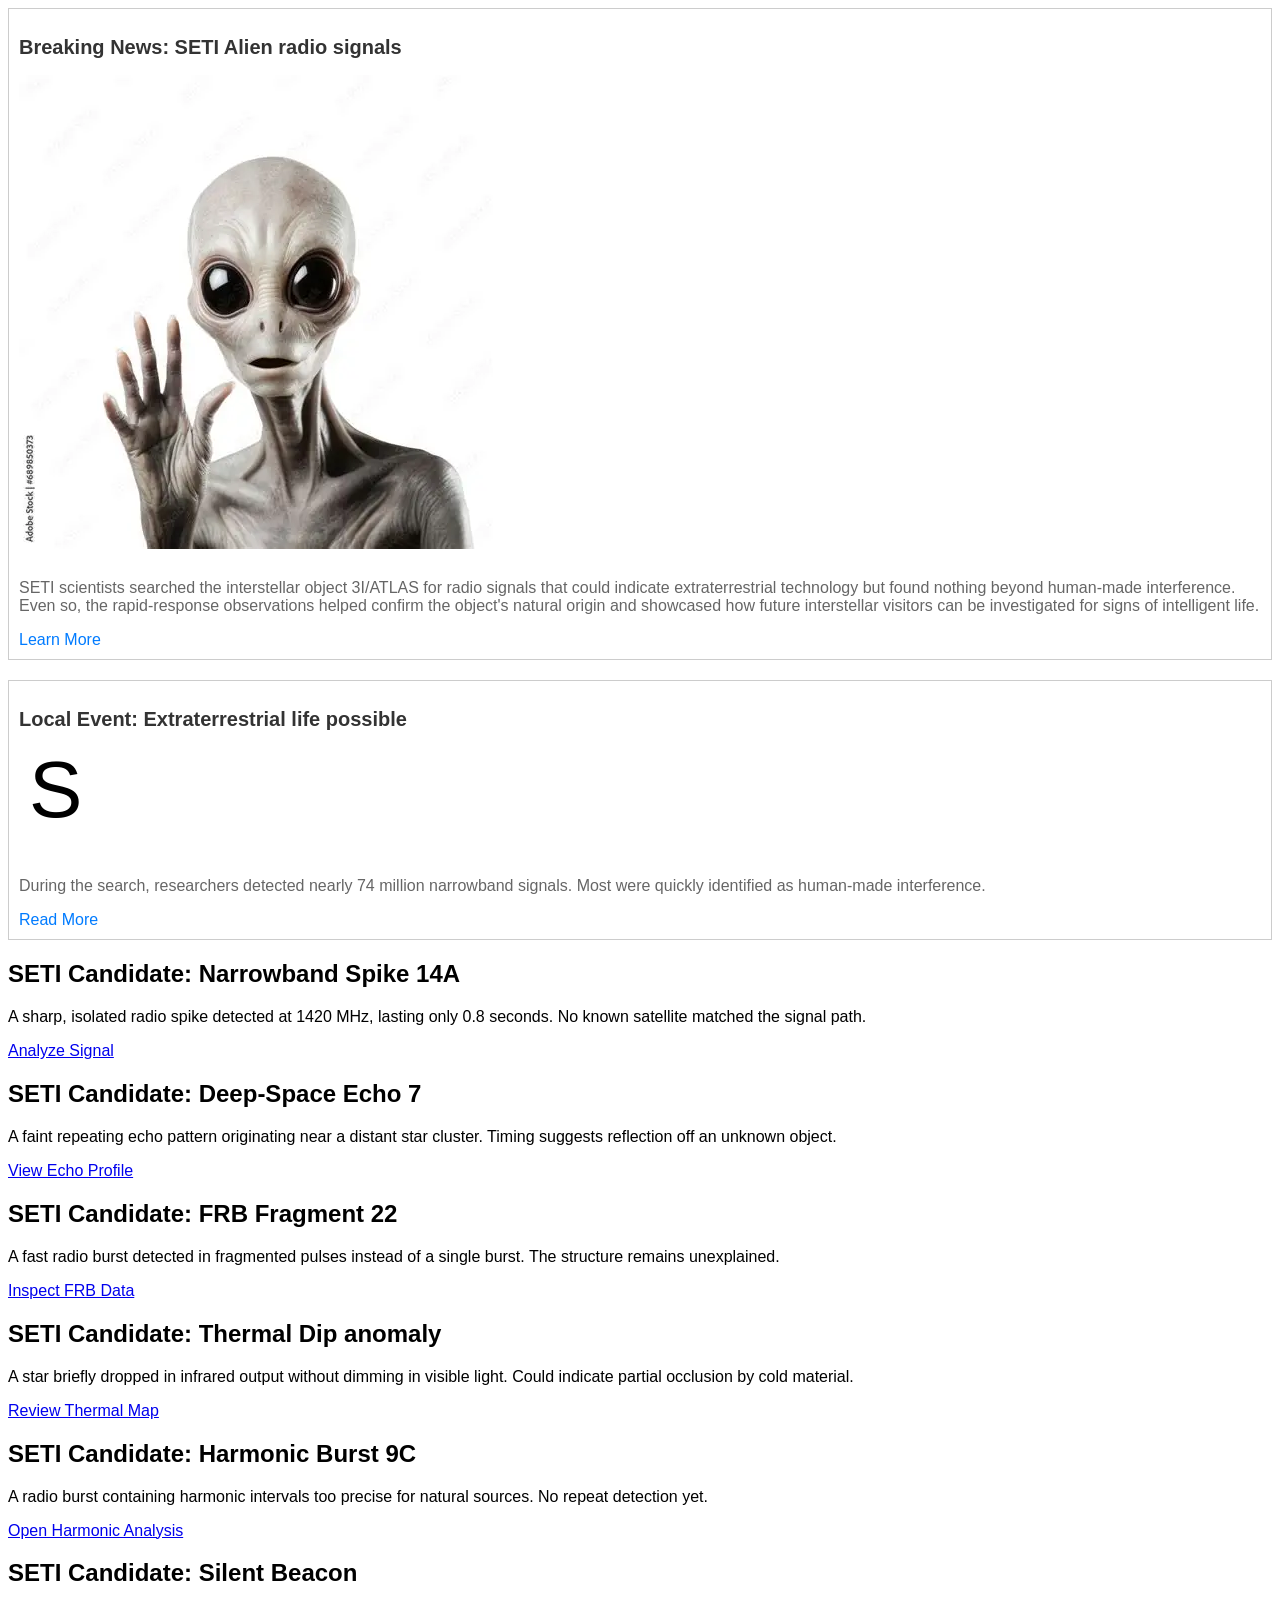
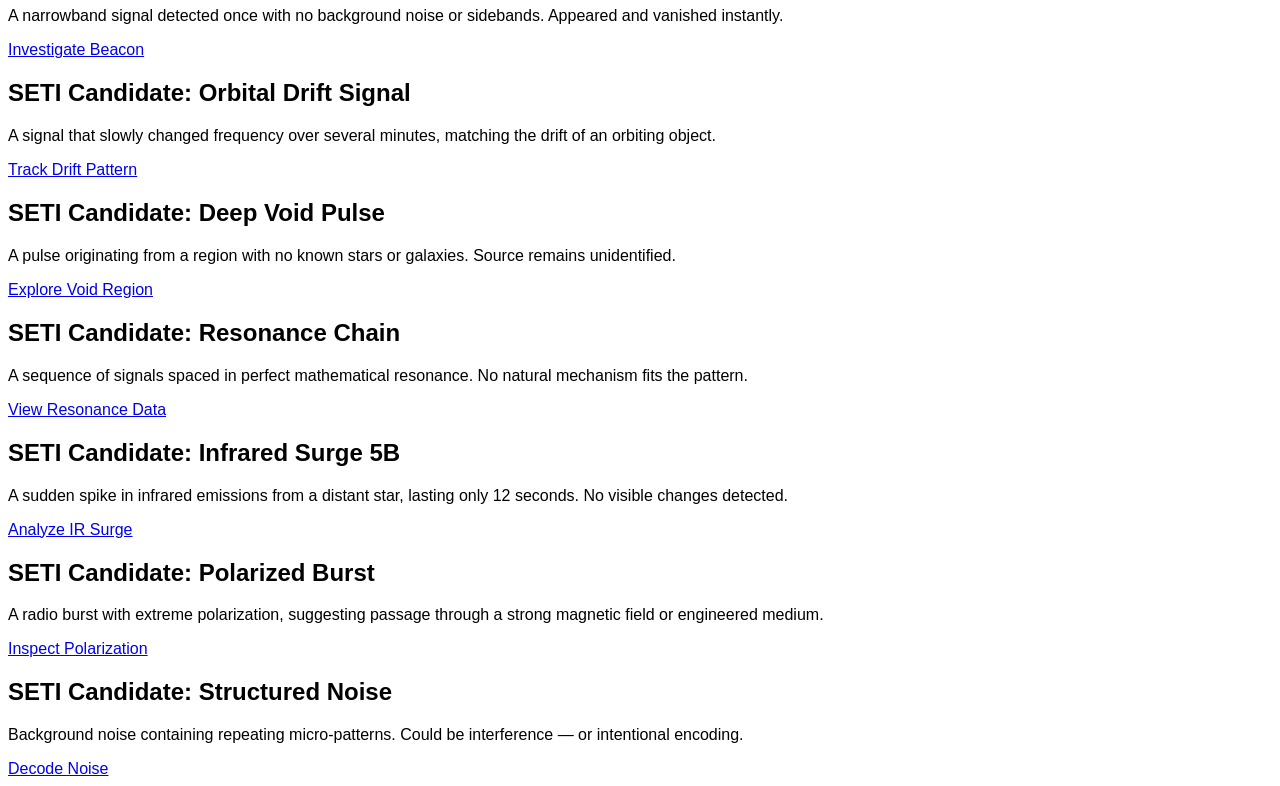
<file: index.html>
<!DOCTYPE html>
<html lang="en">
 
<head>
  <meta charset="UTF-8">
  <meta name="viewport" content="width=device-width, initial-scale=1.0">
  <title>News Feed - Alien discoveries</title>
 <link rel="stylesheet" href="body.css">
  <style>
    .news-item {
      border: 1px solid #ccc;
      padding: 10px;
      margin-bottom: 20px;
    }
 
    .news-item h2 {
      font-size: 20px;
      color: #333;
    }
 
    .news-item img {
      max-width: 100%;
      height: auto;
      margin-bottom: 10px;
    }
 
    .news-item p {
      font-size: 16px;
      color: #666;
    }
 
    .news-item a {
      color: #007bff;
      text-decoration: none;
    }
  </style>
</head>
 
<body>
  <article class="news-item">
    <h2>Breaking News: SETI Alien radio signals</h2>
    <img src="alien.webp" alt="News Image">
    <p>SETI scientists searched the interstellar object 3I/ATLAS for radio signals that could indicate extraterrestrial technology but found nothing beyond human-made interference. Even so, the rapid-response observations helped confirm the object's natural origin and showcased how future interstellar visitors can be investigated for signs of intelligent life.</p>
    <a href="/learn/type-2-civilization.html">Learn More</a>
  </article>
  <article class="news-item">
    <h2>Local Event: Extraterrestrial life possible</h2>
    <img src="seti.svg" alt="SETI Image">
    <p>During the search, researchers detected nearly 74 million narrowband signals. Most were quickly identified as human-made interference.</p>
    <a href="/learn/extraterrestrial.html">Read More</a>
  </article>
 <div class="card">
  <h2>SETI Candidate: Narrowband Spike 14A</h2>
  <p>A sharp, isolated radio spike detected at 1420 MHz, lasting only 0.8 seconds. No known satellite matched the signal path.</p>
  <a href="/learn/narrowband-14A.html">Analyze Signal</a>
</div>

<div class="card">
  <h2>SETI Candidate: Deep-Space Echo 7</h2>
  <p>A faint repeating echo pattern originating near a distant star cluster. Timing suggests reflection off an unknown object.</p>
  <a href="/learn/echo-7.html">View Echo Profile</a>
</div>

<div class="card">
  <h2>SETI Candidate: FRB Fragment 22</h2>
  <p>A fast radio burst detected in fragmented pulses instead of a single burst. The structure remains unexplained.</p>
  <a href="/learn/frb-22.html">Inspect FRB Data</a>
</div>

<div class="card">
  <h2>SETI Candidate: Thermal Dip anomaly</h2>
  <p>A star briefly dropped in infrared output without dimming in visible light. Could indicate partial occlusion by cold material.</p>
  <a href="/learn/thermal-dip.html">Review Thermal Map</a>
</div>

<div class="card">
  <h2>SETI Candidate: Harmonic Burst 9C</h2>
  <p>A radio burst containing harmonic intervals too precise for natural sources. No repeat detection yet.</p>
  <a href="/learn/harmonic-9C.html">Open Harmonic Analysis</a>
</div>

<div class="card">
  <h2>SETI Candidate: Silent Beacon</h2>
  <p>A narrowband signal detected once with no background noise or sidebands. Appeared and vanished instantly.</p>
  <a href="/learn/silent-beacon.html">Investigate Beacon</a>
</div>

<div class="card">
  <h2>SETI Candidate: Orbital Drift Signal</h2>
  <p>A signal that slowly changed frequency over several minutes, matching the drift of an orbiting object.</p>
  <a href="/learn/orbital-drift.html">Track Drift Pattern</a>
</div>

<div class="card">
  <h2>SETI Candidate: Deep Void Pulse</h2>
  <p>A pulse originating from a region with no known stars or galaxies. Source remains unidentified.</p>
  <a href="/learn/void-pulse.html">Explore Void Region</a>
</div>

<div class="card">
  <h2>SETI Candidate: Resonance Chain</h2>
  <p>A sequence of signals spaced in perfect mathematical resonance. No natural mechanism fits the pattern.</p>
  <a href="/learn/resonance-chain.html">View Resonance Data</a>
</div>

<div class="card">
  <h2>SETI Candidate: Infrared Surge 5B</h2>
  <p>A sudden spike in infrared emissions from a distant star, lasting only 12 seconds. No visible changes detected.</p>
  <a href="/learn/infrared-5B.html">Analyze IR Surge</a>
</div>

<div class="card">
  <h2>SETI Candidate: Polarized Burst</h2>
  <p>A radio burst with extreme polarization, suggesting passage through a strong magnetic field or engineered medium.</p>
  <a href="/learn/polarized-burst.html">Inspect Polarization</a>
</div>

<div class="card">
  <h2>SETI Candidate: Structured Noise</h2>
  <p>Background noise containing repeating micro-patterns. Could be interference — or intentional encoding.</p>
  <a href="/learn/structured-noise.html">Decode Noise</a>
</div>

</body>
 
</html>
</file>
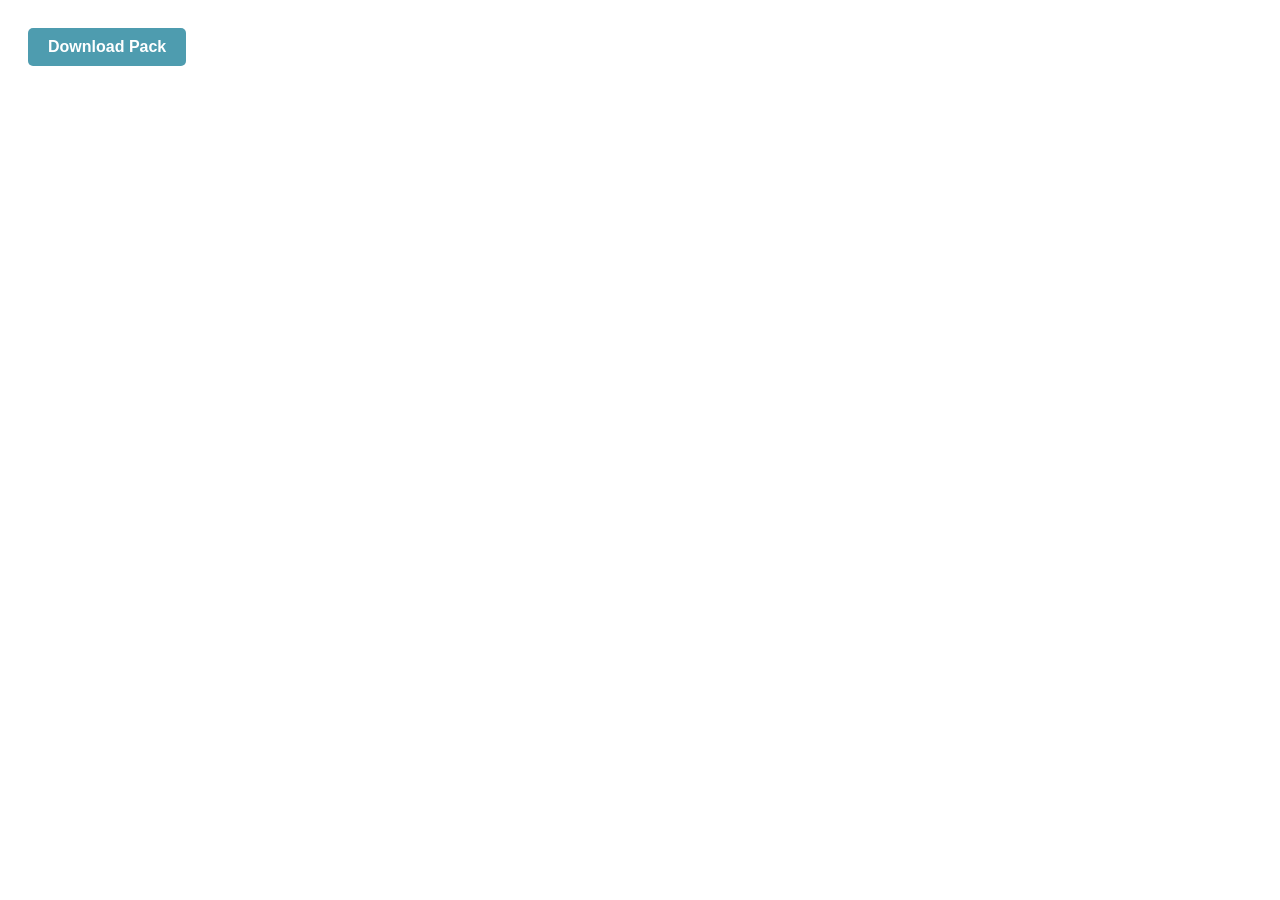
<file: learn/universe-glitches/index.html>
<!DOCTYPE html>
<html lang="en">
<head>
  <meta charset="UTF-8">
  <title>Download the pack</title>

  <style>
    body {
      font-family: sans-serif;
      padding: 20px;
    }

    .btn-link {
      display: inline-block;
      padding: 10px 20px;
      background-color: #4E9CAF;
      color: white;
      text-decoration: none;
      border-radius: 5px;
      font-weight: bold;
      transition: background-color 0.3s ease;
    }

    .btn-link:hover,
    .btn-link:focus {
      background-color: #3b7a8f;
    }
  </style>
</head>

<body>
  <a href="/src/glitches.html" download class="btn-link" role="button">
    Download Pack
  </a>
</body>
</html>
</file>
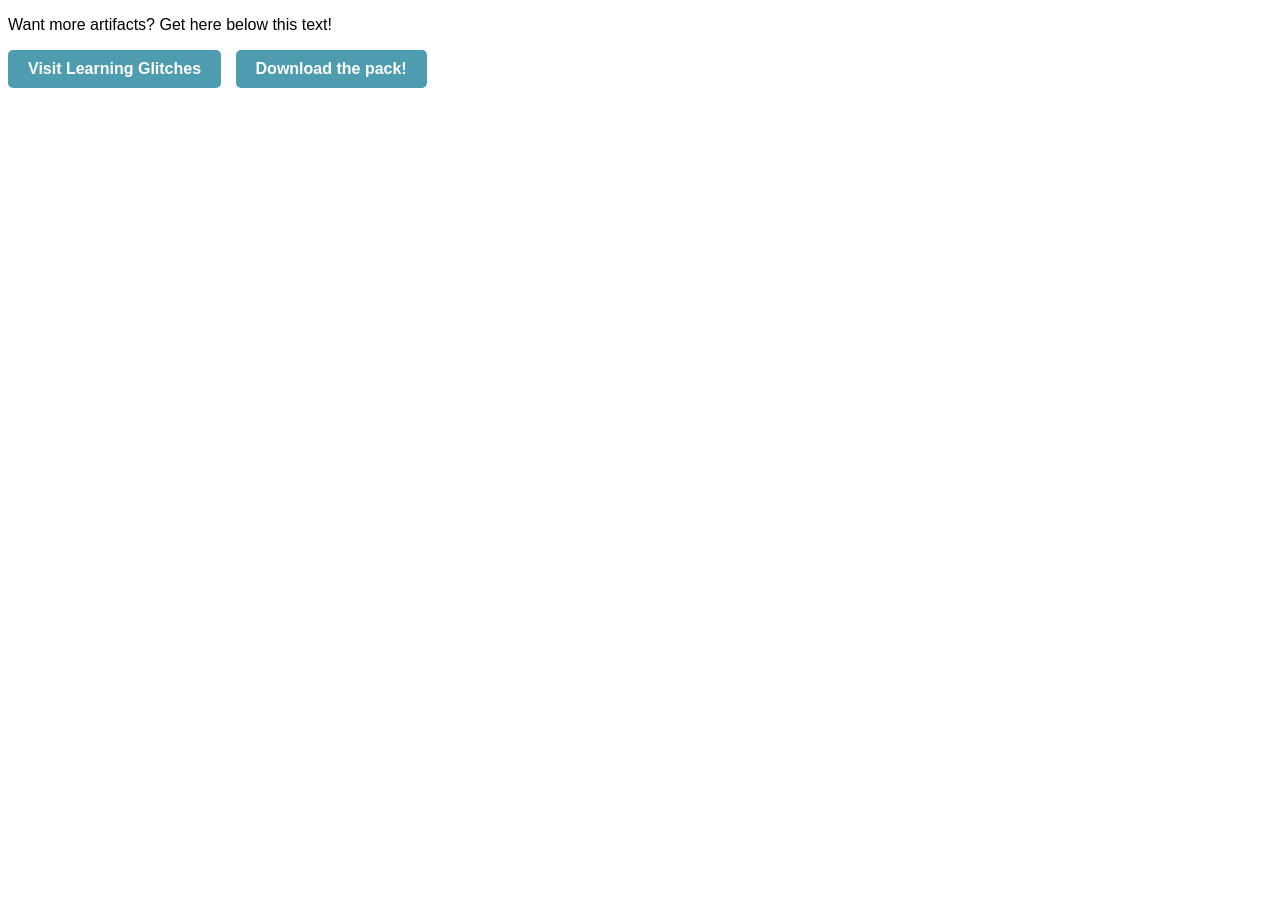
<file: artifact.html>
<!DOCTYPE html>
<html lang="en">
<head>
  <meta charset="UTF-8">
  <style>
    body {
      font-family: sans-serif;
    }

    .btn-link {
      display: inline-block;
      padding: 10px 20px;
      background-color: #4E9CAF;
      color: white;
      text-decoration: none;
      border-radius: 5px;
      font-weight: bold;
      transition: background-color 0.3s ease;
      margin-right: 10px;
    }

    .btn-link:hover,
    .btn-link:focus {
      background-color: #3b7a8f;
    }
  </style>
</head>

<body>
  <p>Want more artifacts? Get here below this text!</p>

  <a href="https://alien-discoveries.github.io/learn/universe-glitches.html"
     class="btn-link" role="button">
     Visit Learning Glitches
  </a>

  <a href="https://alien-discoveries.github.io/learn/universe-glitches/index.html"
     class="btn-link" role="button">
     Download the pack!
  </a>
</body>
</html>
</file>
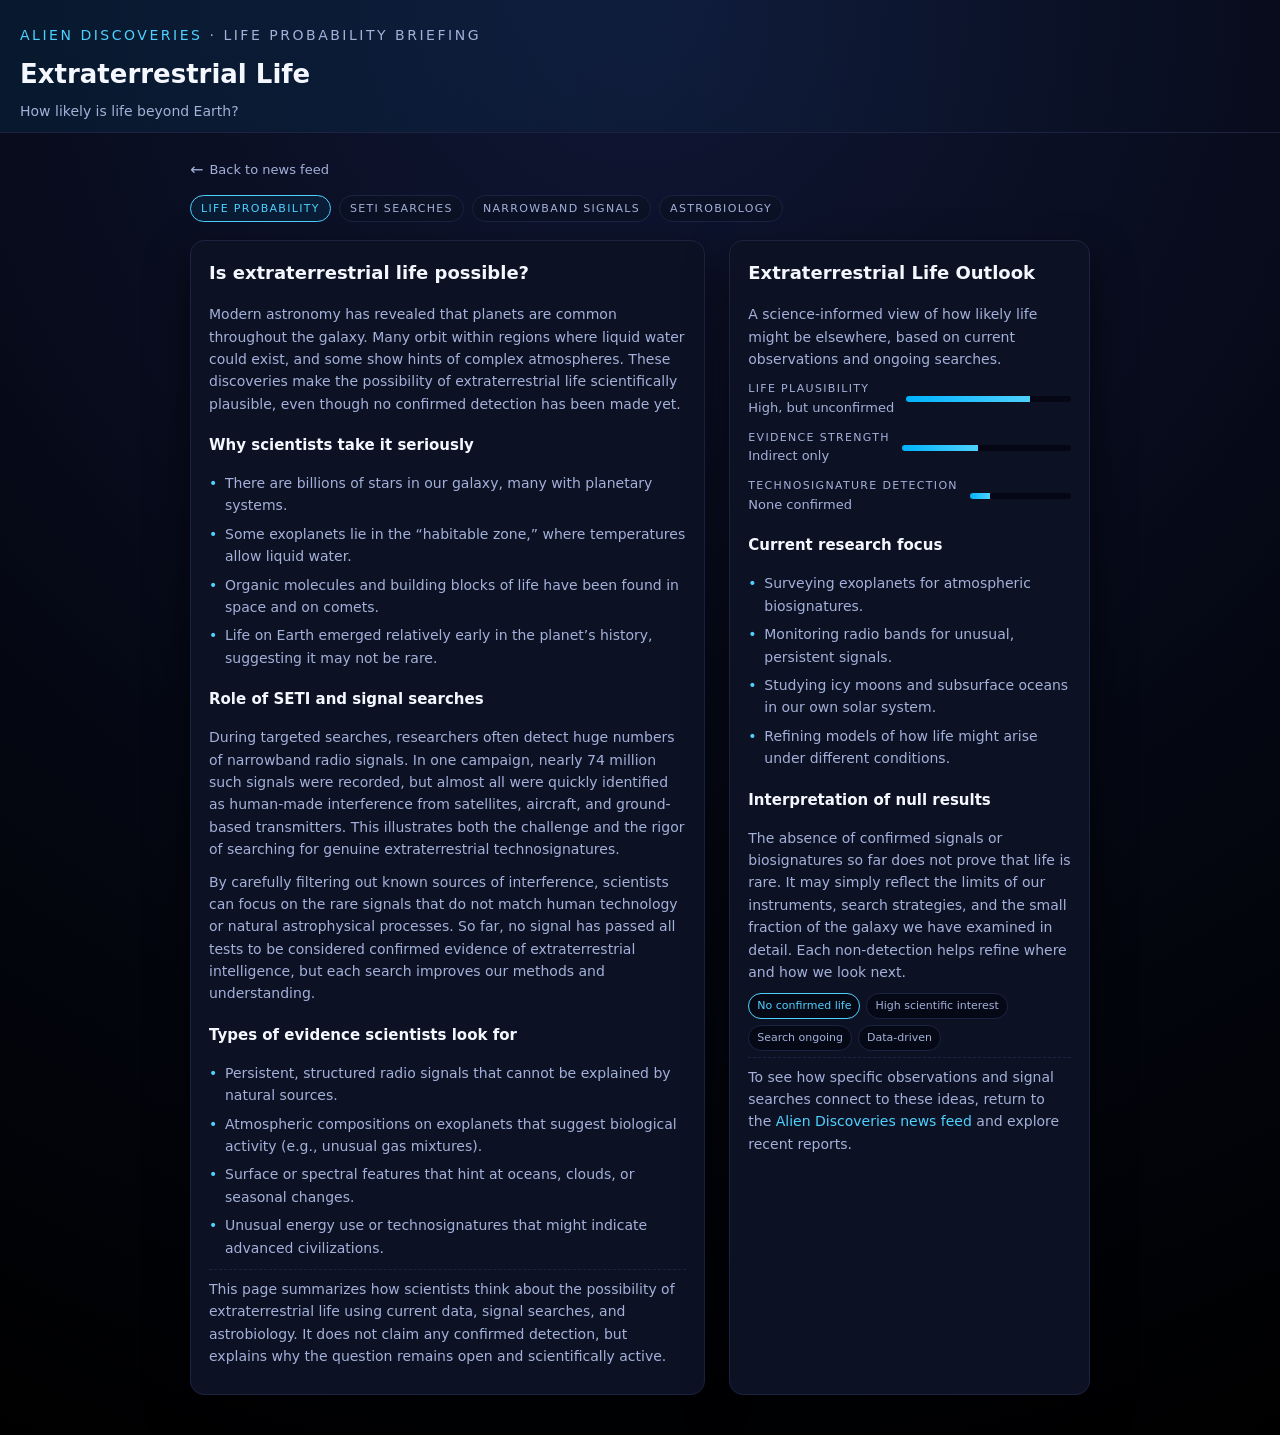
<file: learn/extraterrestrial.html>
<!DOCTYPE html>
<html lang="en">
<head>
  <meta charset="UTF-8">
  <meta name="viewport" content="width=device-width, initial-scale=1.0">
  <title>Extraterrestrial Life – Possibility & Evidence</title>
  <style>
    :root {
      --bg: #050814;
      --card-bg: #0c1224;
      --accent: #00b3ff;
      --accent-soft: #4fd1ff;
      --text-main: #f5f7ff;
      --text-muted: #a3b0d9;
      --border-soft: #1b2340;
    }

    body {
      margin: 0;
      font-family: system-ui, -apple-system, BlinkMacSystemFont, "Segoe UI", sans-serif;
      background: radial-gradient(circle at top, #101735 0, #050814 55%, #000000 100%);
      color: var(--text-main);
      line-height: 1.6;
    }

    header {
      padding: 24px 20px 10px;
      border-bottom: 1px solid var(--border-soft);
      background: linear-gradient(to right, rgba(0, 179, 255, 0.08), transparent);
    }

    .site-title {
      font-size: 14px;
      letter-spacing: 0.18em;
      text-transform: uppercase;
      color: var(--text-muted);
    }

    .site-title span {
      color: var(--accent-soft);
    }

    .page-title {
      margin: 8px 0 4px;
      font-size: 26px;
    }

    .subtitle {
      margin: 0;
      font-size: 14px;
      color: var(--text-muted);
    }

    main {
      max-width: 900px;
      margin: 0 auto;
      padding: 24px 20px 40px;
    }

    .pill-row {
      display: flex;
      flex-wrap: wrap;
      gap: 8px;
      margin-bottom: 18px;
    }

    .pill {
      font-size: 11px;
      text-transform: uppercase;
      letter-spacing: 0.12em;
      padding: 4px 10px;
      border-radius: 999px;
      border: 1px solid var(--border-soft);
      color: var(--text-muted);
      background: rgba(12, 18, 36, 0.8);
    }

    .pill.highlight {
      border-color: var(--accent-soft);
      color: var(--accent-soft);
      background: rgba(0, 179, 255, 0.08);
    }

    .grid {
      display: grid;
      grid-template-columns: minmax(0, 2fr) minmax(0, 1.4fr);
      gap: 24px;
    }

    @media (max-width: 800px) {
      .grid {
        grid-template-columns: 1fr;
      }
    }

    .card {
      background: var(--card-bg);
      border-radius: 14px;
      border: 1px solid var(--border-soft);
      padding: 18px 18px 16px;
      box-shadow: 0 18px 40px rgba(0, 0, 0, 0.55);
    }

    .card h2 {
      margin-top: 0;
      font-size: 18px;
    }

    .card h3 {
      margin-top: 18px;
      font-size: 15px;
    }

    .card p {
      font-size: 14px;
      color: var(--text-muted);
      margin: 6px 0 10px;
    }

    .card ul {
      list-style: none;
      padding-left: 0;
      margin: 6px 0 10px;
    }

    .card li {
      font-size: 14px;
      color: var(--text-muted);
      margin-bottom: 6px;
      position: relative;
      padding-left: 16px;
    }

    .card li::before {
      content: "•";
      position: absolute;
      left: 0;
      color: var(--accent-soft);
      font-size: 14px;
    }

    .metric-row {
      display: flex;
      flex-direction: column;
      gap: 10px;
      margin-top: 8px;
    }

    .metric {
      display: flex;
      justify-content: space-between;
      align-items: center;
      font-size: 13px;
      color: var(--text-muted);
    }

    .metric-label {
      text-transform: uppercase;
      letter-spacing: 0.12em;
      font-size: 11px;
    }

    .bar {
      position: relative;
      flex: 1;
      height: 6px;
      border-radius: 999px;
      background: #050814;
      margin-left: 12px;
      overflow: hidden;
    }

    .bar-fill {
      position: absolute;
      inset: 0;
      width: var(--value, 50%);
      background: linear-gradient(to right, var(--accent), var(--accent-soft));
    }

    .badge-row {
      display: flex;
      flex-wrap: wrap;
      gap: 6px;
      margin-top: 10px;
    }

    .badge {
      font-size: 11px;
      padding: 3px 8px;
      border-radius: 999px;
      border: 1px solid var(--border-soft);
      color: var(--text-muted);
      background: rgba(5, 8, 20, 0.9);
    }

    .badge.strong {
      border-color: var(--accent-soft);
      color: var(--accent-soft);
    }

    .note {
      font-size: 12px;
      color: var(--text-muted);
      margin-top: 10px;
      border-top: 1px dashed var(--border-soft);
      padding-top: 8px;
    }

    a {
      color: var(--accent-soft);
      text-decoration: none;
    }

    a:hover {
      text-decoration: underline;
    }

    .back-link {
      display: inline-flex;
      align-items: center;
      gap: 6px;
      font-size: 13px;
      color: var(--text-muted);
      margin-bottom: 14px;
    }

    .back-link span {
      font-size: 16px;
      line-height: 1;
    }
  </style>
</head>
<body>
  <header>
    <div class="site-title">
      <span>Alien Discoveries</span> · Life Probability Briefing
    </div>
    <h1 class="page-title">Extraterrestrial Life</h1>
    <p class="subtitle">How likely is life beyond Earth?</p>
  </header>

  <main>
    <a href="/index.html" class="back-link">
      <span>←</span> Back to news feed
    </a>

    <div class="pill-row">
      <div class="pill highlight">Life Probability</div>
      <div class="pill">SETI Searches</div>
      <div class="pill">Narrowband Signals</div>
      <div class="pill">Astrobiology</div>
    </div>

    <div class="grid">
      <!-- Left: Explanation / science content -->
      <article class="card">
        <h2>Is extraterrestrial life possible?</h2>
        <p>
          Modern astronomy has revealed that planets are common throughout the galaxy. Many orbit
          within regions where liquid water could exist, and some show hints of complex atmospheres.
          These discoveries make the possibility of extraterrestrial life scientifically plausible,
          even though no confirmed detection has been made yet.
        </p>

        <h3>Why scientists take it seriously</h3>
        <ul>
          <li>There are billions of stars in our galaxy, many with planetary systems.</li>
          <li>Some exoplanets lie in the “habitable zone,” where temperatures allow liquid water.</li>
          <li>Organic molecules and building blocks of life have been found in space and on comets.</li>
          <li>Life on Earth emerged relatively early in the planet’s history, suggesting it may not be rare.</li>
        </ul>

        <h3>Role of SETI and signal searches</h3>
        <p>
          During targeted searches, researchers often detect huge numbers of narrowband radio signals.
          In one campaign, nearly 74 million such signals were recorded, but almost all were quickly
          identified as human-made interference from satellites, aircraft, and ground-based transmitters.
          This illustrates both the challenge and the rigor of searching for genuine extraterrestrial
          technosignatures.
        </p>

        <p>
          By carefully filtering out known sources of interference, scientists can focus on the rare
          signals that do not match human technology or natural astrophysical processes. So far, no
          signal has passed all tests to be considered confirmed evidence of extraterrestrial intelligence,
          but each search improves our methods and understanding.
        </p>

        <h3>Types of evidence scientists look for</h3>
        <ul>
          <li>Persistent, structured radio signals that cannot be explained by natural sources.</li>
          <li>Atmospheric compositions on exoplanets that suggest biological activity (e.g., unusual gas mixtures).</li>
          <li>Surface or spectral features that hint at oceans, clouds, or seasonal changes.</li>
          <li>Unusual energy use or technosignatures that might indicate advanced civilizations.</li>
        </ul>

        <p class="note">
          This page summarizes how scientists think about the possibility of extraterrestrial life
          using current data, signal searches, and astrobiology. It does not claim any confirmed
          detection, but explains why the question remains open and scientifically active.
        </p>
      </article>

      <!-- Right: probability / metrics panel -->
      <aside class="card">
        <h2>Extraterrestrial Life Outlook</h2>
        <p>
          A science-informed view of how likely life might be elsewhere, based on current observations
          and ongoing searches.
        </p>

        <div class="metric-row">
          <div class="metric">
            <div>
              <div class="metric-label">Life plausibility</div>
              <div>High, but unconfirmed</div>
            </div>
            <div class="bar" aria-label="Life plausibility">
              <div class="bar-fill" style="--value: 75%;"></div>
            </div>
          </div>

          <div class="metric">
            <div>
              <div class="metric-label">Evidence strength</div>
              <div>Indirect only</div>
            </div>
            <div class="bar" aria-label="Evidence strength">
              <div class="bar-fill" style="--value: 45%;"></div>
            </div>
          </div>

          <div class="metric">
            <div>
              <div class="metric-label">Technosignature detection</div>
              <div>None confirmed</div>
            </div>
            <div class="bar" aria-label="Technosignature detection">
              <div class="bar-fill" style="--value: 20%;"></div>
            </div>
          </div>
        </div>

        <h3>Current research focus</h3>
        <ul>
          <li>Surveying exoplanets for atmospheric biosignatures.</li>
          <li>Monitoring radio bands for unusual, persistent signals.</li>
          <li>Studying icy moons and subsurface oceans in our own solar system.</li>
          <li>Refining models of how life might arise under different conditions.</li>
        </ul>

        <h3>Interpretation of null results</h3>
        <p>
          The absence of confirmed signals or biosignatures so far does not prove that life is rare.
          It may simply reflect the limits of our instruments, search strategies, and the small fraction
          of the galaxy we have examined in detail. Each non-detection helps refine where and how we
          look next.
        </p>

        <div class="badge-row">
          <span class="badge strong">No confirmed life</span>
          <span class="badge">High scientific interest</span>
          <span class="badge">Search ongoing</span>
          <span class="badge">Data-driven</span>
        </div>

        <p class="note">
          To see how specific observations and signal searches connect to these ideas, return to the
          <a href="/index.html">Alien Discoveries news feed</a> and explore recent reports.
        </p>
      </aside>
    </div>
  </main>
</body>
</html>
</file>
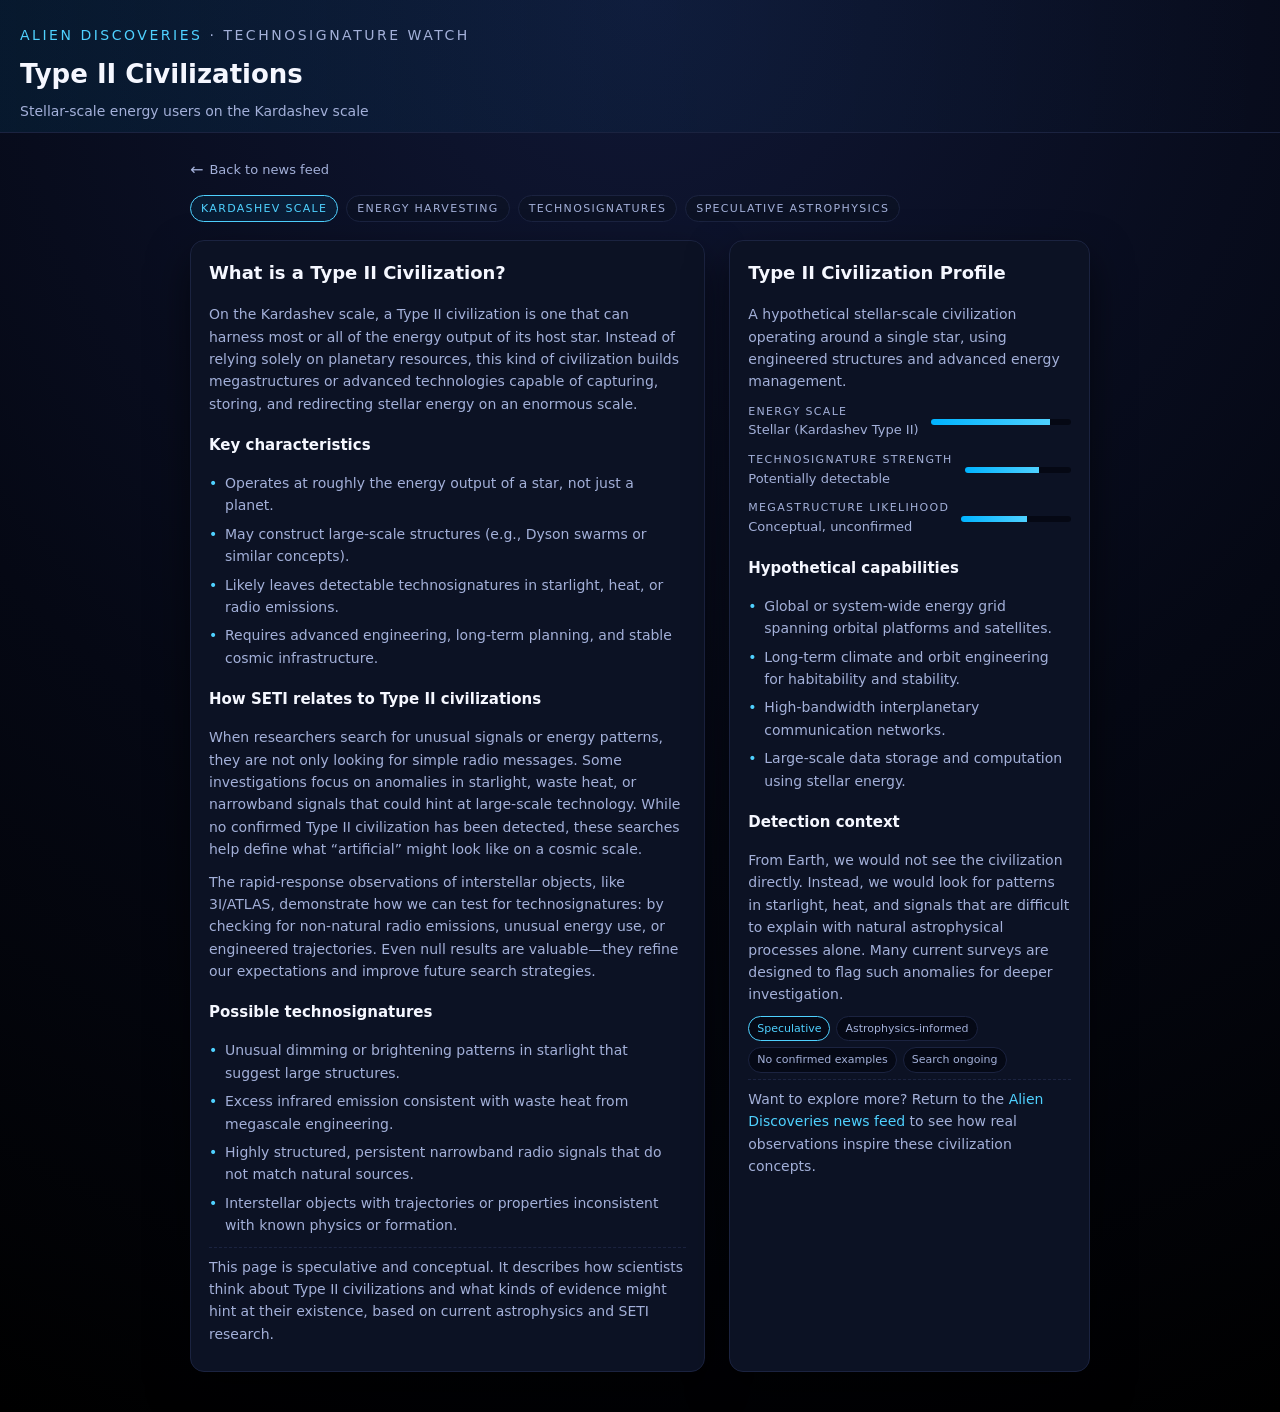
<file: learn/type-2-civilization.html>
<!DOCTYPE html>
<html lang="en">
<head>
  <meta charset="UTF-8">
  <meta name="viewport" content="width=device-width, initial-scale=1.0">
  <title>Type II Civilizations – Stellar-Scale Energy</title>
  <style>
    :root {
      --bg: #050814;
      --card-bg: #0c1224;
      --accent: #00b3ff;
      --accent-soft: #4fd1ff;
      --text-main: #f5f7ff;
      --text-muted: #a3b0d9;
      --border-soft: #1b2340;
    }

    body {
      margin: 0;
      font-family: system-ui, -apple-system, BlinkMacSystemFont, "Segoe UI", sans-serif;
      background: radial-gradient(circle at top, #101735 0, #050814 55%, #000000 100%);
      color: var(--text-main);
      line-height: 1.6;
    }

    header {
      padding: 24px 20px 10px;
      border-bottom: 1px solid var(--border-soft);
      background: linear-gradient(to right, rgba(0, 179, 255, 0.08), transparent);
    }

    .site-title {
      font-size: 14px;
      letter-spacing: 0.18em;
      text-transform: uppercase;
      color: var(--text-muted);
    }

    .site-title span {
      color: var(--accent-soft);
    }

    .page-title {
      margin: 8px 0 4px;
      font-size: 26px;
    }

    .subtitle {
      margin: 0;
      font-size: 14px;
      color: var(--text-muted);
    }

    main {
      max-width: 900px;
      margin: 0 auto;
      padding: 24px 20px 40px;
    }

    .pill-row {
      display: flex;
      flex-wrap: wrap;
      gap: 8px;
      margin-bottom: 18px;
    }

    .pill {
      font-size: 11px;
      text-transform: uppercase;
      letter-spacing: 0.12em;
      padding: 4px 10px;
      border-radius: 999px;
      border: 1px solid var(--border-soft);
      color: var(--text-muted);
      background: rgba(12, 18, 36, 0.8);
    }

    .pill.highlight {
      border-color: var(--accent-soft);
      color: var(--accent-soft);
      background: rgba(0, 179, 255, 0.08);
    }

    .grid {
      display: grid;
      grid-template-columns: minmax(0, 2fr) minmax(0, 1.4fr);
      gap: 24px;
    }

    @media (max-width: 800px) {
      .grid {
        grid-template-columns: 1fr;
      }
    }

    .card {
      background: var(--card-bg);
      border-radius: 14px;
      border: 1px solid var(--border-soft);
      padding: 18px 18px 16px;
      box-shadow: 0 18px 40px rgba(0, 0, 0, 0.55);
    }

    .card h2 {
      margin-top: 0;
      font-size: 18px;
    }

    .card h3 {
      margin-top: 18px;
      font-size: 15px;
    }

    .card p {
      font-size: 14px;
      color: var(--text-muted);
      margin: 6px 0 10px;
    }

    .card ul {
      list-style: none;
      padding-left: 0;
      margin: 6px 0 10px;
    }

    .card li {
      font-size: 14px;
      color: var(--text-muted);
      margin-bottom: 6px;
      position: relative;
      padding-left: 16px;
    }

    .card li::before {
      content: "•";
      position: absolute;
      left: 0;
      color: var(--accent-soft);
      font-size: 14px;
    }

    .metric-row {
      display: flex;
      flex-direction: column;
      gap: 10px;
      margin-top: 8px;
    }

    .metric {
      display: flex;
      justify-content: space-between;
      align-items: center;
      font-size: 13px;
      color: var(--text-muted);
    }

    .metric-label {
      text-transform: uppercase;
      letter-spacing: 0.12em;
      font-size: 11px;
    }

    .bar {
      position: relative;
      flex: 1;
      height: 6px;
      border-radius: 999px;
      background: #050814;
      margin-left: 12px;
      overflow: hidden;
    }

    .bar-fill {
      position: absolute;
      inset: 0;
      width: var(--value, 50%);
      background: linear-gradient(to right, var(--accent), var(--accent-soft));
    }

    .badge-row {
      display: flex;
      flex-wrap: wrap;
      gap: 6px;
      margin-top: 10px;
    }

    .badge {
      font-size: 11px;
      padding: 3px 8px;
      border-radius: 999px;
      border: 1px solid var(--border-soft);
      color: var(--text-muted);
      background: rgba(5, 8, 20, 0.9);
    }

    .badge.strong {
      border-color: var(--accent-soft);
      color: var(--accent-soft);
    }

    .note {
      font-size: 12px;
      color: var(--text-muted);
      margin-top: 10px;
      border-top: 1px dashed var(--border-soft);
      padding-top: 8px;
    }

    a {
      color: var(--accent-soft);
      text-decoration: none;
    }

    a:hover {
      text-decoration: underline;
    }

    .back-link {
      display: inline-flex;
      align-items: center;
      gap: 6px;
      font-size: 13px;
      color: var(--text-muted);
      margin-bottom: 14px;
    }

    .back-link span {
      font-size: 16px;
      line-height: 1;
    }
  </style>
</head>
<body>
  <header>
    <div class="site-title">
      <span>Alien Discoveries</span> · Technosignature Watch
    </div>
    <h1 class="page-title">Type II Civilizations</h1>
    <p class="subtitle">Stellar-scale energy users on the Kardashev scale</p>
  </header>

  <main>
    <a href="/index.html" class="back-link">
      <span>←</span> Back to news feed
    </a>

    <div class="pill-row">
      <div class="pill highlight">Kardashev Scale</div>
      <div class="pill">Energy Harvesting</div>
      <div class="pill">Technosignatures</div>
      <div class="pill">Speculative Astrophysics</div>
    </div>

    <div class="grid">
      <!-- Left: Explanation / Science blog content -->
      <article class="card">
        <h2>What is a Type II Civilization?</h2>
        <p>
          On the Kardashev scale, a Type II civilization is one that can harness
          most or all of the energy output of its host star. Instead of relying
          solely on planetary resources, this kind of civilization builds
          megastructures or advanced technologies capable of capturing, storing,
          and redirecting stellar energy on an enormous scale.
        </p>

        <h3>Key characteristics</h3>
        <ul>
          <li>Operates at roughly the energy output of a star, not just a planet.</li>
          <li>May construct large-scale structures (e.g., Dyson swarms or similar concepts).</li>
          <li>Likely leaves detectable technosignatures in starlight, heat, or radio emissions.</li>
          <li>Requires advanced engineering, long-term planning, and stable cosmic infrastructure.</li>
        </ul>

        <h3>How SETI relates to Type II civilizations</h3>
        <p>
          When researchers search for unusual signals or energy patterns, they are not only looking
          for simple radio messages. Some investigations focus on anomalies in starlight, waste heat,
          or narrowband signals that could hint at large-scale technology. While no confirmed
          Type II civilization has been detected, these searches help define what “artificial”
          might look like on a cosmic scale.
        </p>

        <p>
          The rapid-response observations of interstellar objects, like 3I/ATLAS, demonstrate how
          we can test for technosignatures: by checking for non-natural radio emissions, unusual
          energy use, or engineered trajectories. Even null results are valuable—they refine our
          expectations and improve future search strategies.
        </p>

        <h3>Possible technosignatures</h3>
        <ul>
          <li>Unusual dimming or brightening patterns in starlight that suggest large structures.</li>
          <li>Excess infrared emission consistent with waste heat from megascale engineering.</li>
          <li>Highly structured, persistent narrowband radio signals that do not match natural sources.</li>
          <li>Interstellar objects with trajectories or properties inconsistent with known physics or formation.</li>
        </ul>

        <p class="note">
          This page is speculative and conceptual. It describes how scientists think about
          Type II civilizations and what kinds of evidence might hint at their existence,
          based on current astrophysics and SETI research.
        </p>
      </article>

      <!-- Right: “Profile” / metrics panel -->
      <aside class="card">
        <h2>Type II Civilization Profile</h2>
        <p>
          A hypothetical stellar-scale civilization operating around a single star,
          using engineered structures and advanced energy management.
        </p>

        <div class="metric-row">
          <div class="metric">
            <div>
              <div class="metric-label">Energy scale</div>
              <div>Stellar (Kardashev Type II)</div>
            </div>
            <div class="bar" aria-label="Energy scale">
              <div class="bar-fill" style="--value: 85%;"></div>
            </div>
          </div>

          <div class="metric">
            <div>
              <div class="metric-label">Technosignature strength</div>
              <div>Potentially detectable</div>
            </div>
            <div class="bar" aria-label="Technosignature strength">
              <div class="bar-fill" style="--value: 70%;"></div>
            </div>
          </div>

          <div class="metric">
            <div>
              <div class="metric-label">Megastructure likelihood</div>
              <div>Conceptual, unconfirmed</div>
            </div>
            <div class="bar" aria-label="Megastructure likelihood">
              <div class="bar-fill" style="--value: 60%;"></div>
            </div>
          </div>
        </div>

        <h3>Hypothetical capabilities</h3>
        <ul>
          <li>Global or system-wide energy grid spanning orbital platforms and satellites.</li>
          <li>Long-term climate and orbit engineering for habitability and stability.</li>
          <li>High-bandwidth interplanetary communication networks.</li>
          <li>Large-scale data storage and computation using stellar energy.</li>
        </ul>

        <h3>Detection context</h3>
        <p>
          From Earth, we would not see the civilization directly. Instead, we would look for
          patterns in starlight, heat, and signals that are difficult to explain with natural
          astrophysical processes alone. Many current surveys are designed to flag such anomalies
          for deeper investigation.
        </p>

        <div class="badge-row">
          <span class="badge strong">Speculative</span>
          <span class="badge">Astrophysics-informed</span>
          <span class="badge">No confirmed examples</span>
          <span class="badge">Search ongoing</span>
        </div>

        <p class="note">
          Want to explore more? Return to the
          <a href="/index.html">Alien Discoveries news feed</a> to see how real observations
          inspire these civilization concepts.
        </p>
      </aside>
    </div>
  </main>
</body>
</html>
</file>
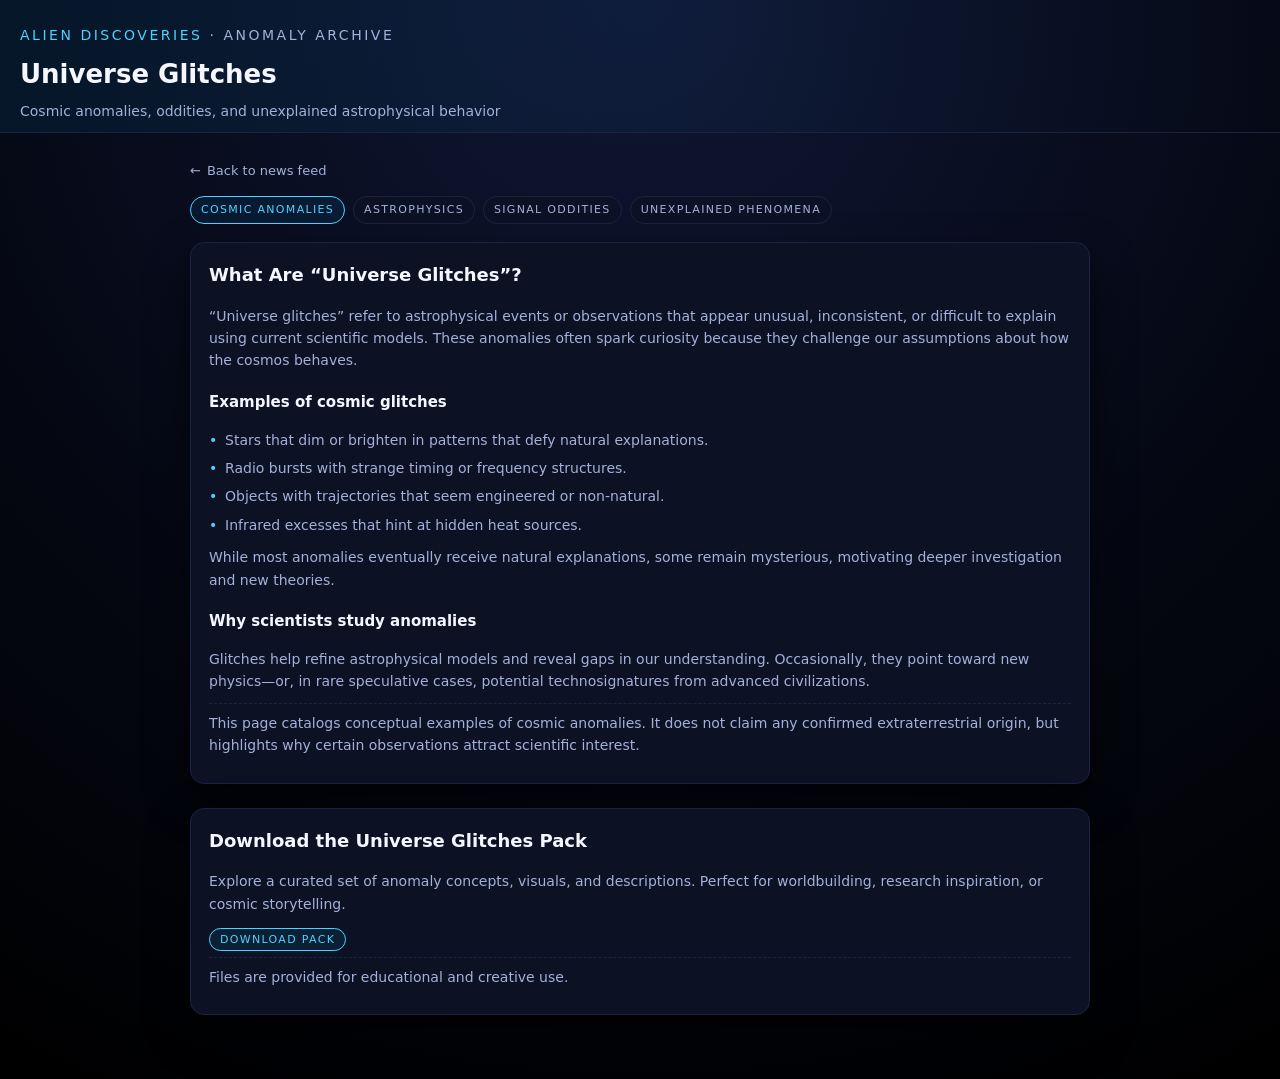
<file: learn/universe-glitches.html>
<!DOCTYPE html>
<html lang="en">
<head>
  <meta charset="UTF-8">
  <meta name="viewport" content="width=device-width, initial-scale=1.0">
  <title>Universe Glitches – Cosmic Anomalies</title>

  <style>
    :root {
      --bg: #050814;
      --card-bg: #0c1224;
      --accent: #00b3ff;
      --accent-soft: #4fd1ff;
      --text-main: #f5f7ff;
      --text-muted: #a3b0d9;
      --border-soft: #1b2340;
    }

    body {
      margin: 0;
      font-family: system-ui, -apple-system, BlinkMacSystemFont, "Segoe UI", sans-serif;
      background: radial-gradient(circle at top, #101735 0, #050814 55%, #000000 100%);
      color: var(--text-main);
      line-height: 1.6;
    }

    header {
      padding: 24px 20px 10px;
      border-bottom: 1px solid var(--border-soft);
      background: linear-gradient(to right, rgba(0, 179, 255, 0.08), transparent);
    }

    .site-title {
      font-size: 14px;
      letter-spacing: 0.18em;
      text-transform: uppercase;
      color: var(--text-muted);
    }

    .site-title span {
      color: var(--accent-soft);
    }

    .page-title {
      margin: 8px 0 4px;
      font-size: 26px;
    }

    .subtitle {
      margin: 0;
      font-size: 14px;
      color: var(--text-muted);
    }

    main {
      max-width: 900px;
      margin: 0 auto;
      padding: 24px 20px 40px;
    }

    .back-link {
      display: inline-flex;
      align-items: center;
      gap: 6px;
      font-size: 13px;
      color: var(--text-muted);
      margin-bottom: 14px;
      text-decoration: none;
    }

    .back-link:hover {
      text-decoration: underline;
    }

    .pill-row {
      display: flex;
      flex-wrap: wrap;
      gap: 8px;
      margin-bottom: 18px;
    }

    .pill {
      font-size: 11px;
      text-transform: uppercase;
      letter-spacing: 0.12em;
      padding: 4px 10px;
      border-radius: 999px;
      border: 1px solid var(--border-soft);
      color: var(--text-muted);
      background: rgba(12, 18, 36, 0.8);
    }

    .pill.highlight {
      border-color: var(--accent-soft);
      color: var(--accent-soft);
      background: rgba(0, 179, 255, 0.08);
    }

    .card {
      background: var(--card-bg);
      border-radius: 14px;
      border: 1px solid var(--border-soft);
      padding: 18px 18px 16px;
      box-shadow: 0 18px 40px rgba(0, 0, 0, 0.55);
      margin-bottom: 24px;
    }

    .card h2 {
      margin-top: 0;
      font-size: 18px;
    }

    .card h3 {
      margin-top: 18px;
      font-size: 15px;
    }

    .card p {
      font-size: 14px;
      color: var(--text-muted);
      margin: 6px 0 10px;
    }

    .card ul {
      list-style: none;
      padding-left: 0;
      margin: 6px 0 10px;
    }

    .card li {
      font-size: 14px;
      color: var(--text-muted);
      margin-bottom: 6px;
      position: relative;
      padding-left: 16px;
    }

    .card li::before {
      content: "•";
      position: absolute;
      left: 0;
      color: var(--accent-soft);
      font-size: 14px;
    }

    .note {
      font-size: 12px;
      color: var(--text-muted);
      margin-top: 10px;
      border-top: 1px dashed var(--border-soft);
      padding-top: 8px;
    }
  </style>
</head>

<body>
  <header>
    <div class="site-title">
      <span>Alien Discoveries</span> · Anomaly Archive
    </div>
    <h1 class="page-title">Universe Glitches</h1>
    <p class="subtitle">Cosmic anomalies, oddities, and unexplained astrophysical behavior</p>
  </header>

  <main>
    <a href="/index.html" class="back-link">
      <span>←</span> Back to news feed
    </a>

    <div class="pill-row">
      <div class="pill highlight">Cosmic Anomalies</div>
      <div class="pill">Astrophysics</div>
      <div class="pill">Signal Oddities</div>
      <div class="pill">Unexplained Phenomena</div>
    </div>

    <article class="card">
      <h2>What Are “Universe Glitches”?</h2>
      <p>
        “Universe glitches” refer to astrophysical events or observations that appear unusual,
        inconsistent, or difficult to explain using current scientific models. These anomalies
        often spark curiosity because they challenge our assumptions about how the cosmos behaves.
      </p>

      <h3>Examples of cosmic glitches</h3>
      <ul>
        <li>Stars that dim or brighten in patterns that defy natural explanations.</li>
        <li>Radio bursts with strange timing or frequency structures.</li>
        <li>Objects with trajectories that seem engineered or non-natural.</li>
        <li>Infrared excesses that hint at hidden heat sources.</li>
      </ul>

      <p>
        While most anomalies eventually receive natural explanations, some remain mysterious,
        motivating deeper investigation and new theories.
      </p>

      <h3>Why scientists study anomalies</h3>
      <p>
        Glitches help refine astrophysical models and reveal gaps in our understanding.
        Occasionally, they point toward new physics—or, in rare speculative cases,
        potential technosignatures from advanced civilizations.
      </p>

      <p class="note">
        This page catalogs conceptual examples of cosmic anomalies. It does not claim any confirmed
        extraterrestrial origin, but highlights why certain observations attract scientific interest.
      </p>
    </article>

    <article class="card">
      <h2>Download the Universe Glitches Pack</h2>
      <p>
        Explore a curated set of anomaly concepts, visuals, and descriptions. Perfect for worldbuilding,
        research inspiration, or cosmic storytelling.
      </p>

      <a href="/learn/universe-glitches/index.html" class="pill highlight" style="text-decoration:none;">
        Download Pack
      </a>

      <p class="note">
        Files are provided for educational and creative use.
      </p>
    </article>
  </main>
</body>
</html>
</file>
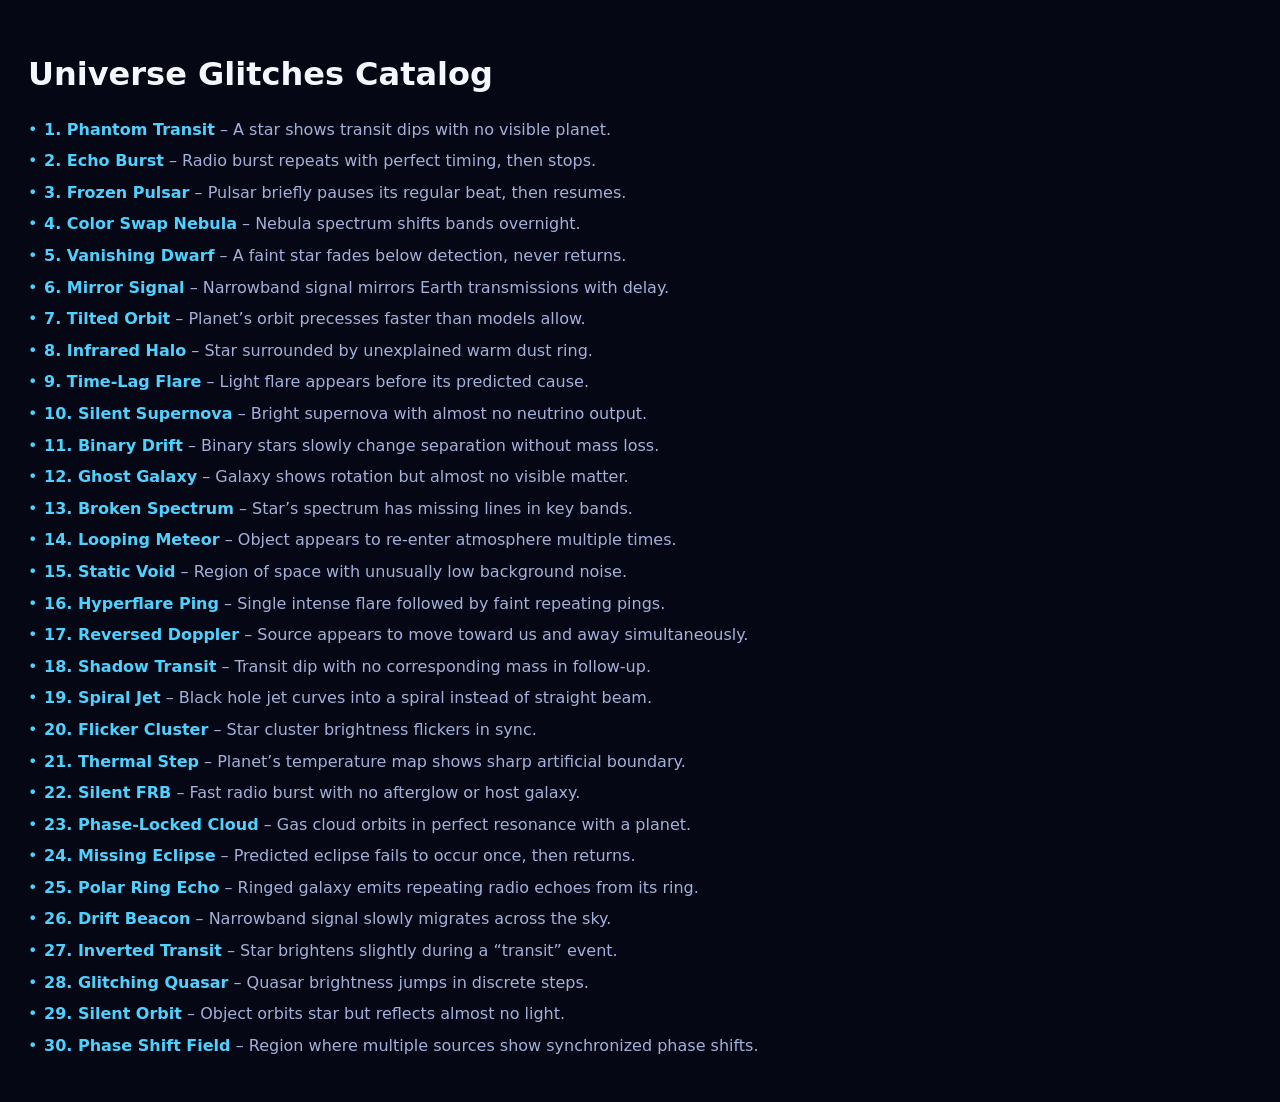
<file: src/glitches.html>
<!DOCTYPE html>
<html lang="en">
<head>
  <meta charset="UTF-8">
  <title>30 Universe Glitches</title>
  <style>
    body {
      font-family: system-ui, sans-serif;
      background: #050814;
      color: #f5f7ff;
      padding: 20px;
      line-height: 1.6;
    }
    h1 {
      margin-bottom: 10px;
    }
    ul {
      list-style: none;
      padding-left: 0;
    }
    li {
      margin-bottom: 6px;
      position: relative;
      padding-left: 16px;
      color: #a3b0d9;
    }
    li::before {
      content: "•";
      position: absolute;
      left: 0;
      color: #4fd1ff;
    }
    .name {
      color: #4fd1ff;
      font-weight: 600;
    }
  </style>
</head>
<body>
  <h1>Universe Glitches Catalog</h1>
  <ul>
    <li><span class="name">1. Phantom Transit</span> – A star shows transit dips with no visible planet.</li>
    <li><span class="name">2. Echo Burst</span> – Radio burst repeats with perfect timing, then stops.</li>
    <li><span class="name">3. Frozen Pulsar</span> – Pulsar briefly pauses its regular beat, then resumes.</li>
    <li><span class="name">4. Color Swap Nebula</span> – Nebula spectrum shifts bands overnight.</li>
    <li><span class="name">5. Vanishing Dwarf</span> – A faint star fades below detection, never returns.</li>
    <li><span class="name">6. Mirror Signal</span> – Narrowband signal mirrors Earth transmissions with delay.</li>
    <li><span class="name">7. Tilted Orbit</span> – Planet’s orbit precesses faster than models allow.</li>
    <li><span class="name">8. Infrared Halo</span> – Star surrounded by unexplained warm dust ring.</li>
    <li><span class="name">9. Time-Lag Flare</span> – Light flare appears before its predicted cause.</li>
    <li><span class="name">10. Silent Supernova</span> – Bright supernova with almost no neutrino output.</li>
    <li><span class="name">11. Binary Drift</span> – Binary stars slowly change separation without mass loss.</li>
    <li><span class="name">12. Ghost Galaxy</span> – Galaxy shows rotation but almost no visible matter.</li>
    <li><span class="name">13. Broken Spectrum</span> – Star’s spectrum has missing lines in key bands.</li>
    <li><span class="name">14. Looping Meteor</span> – Object appears to re-enter atmosphere multiple times.</li>
    <li><span class="name">15. Static Void</span> – Region of space with unusually low background noise.</li>
    <li><span class="name">16. Hyperflare Ping</span> – Single intense flare followed by faint repeating pings.</li>
    <li><span class="name">17. Reversed Doppler</span> – Source appears to move toward us and away simultaneously.</li>
    <li><span class="name">18. Shadow Transit</span> – Transit dip with no corresponding mass in follow-up.</li>
    <li><span class="name">19. Spiral Jet</span> – Black hole jet curves into a spiral instead of straight beam.</li>
    <li><span class="name">20. Flicker Cluster</span> – Star cluster brightness flickers in sync.</li>
    <li><span class="name">21. Thermal Step</span> – Planet’s temperature map shows sharp artificial boundary.</li>
    <li><span class="name">22. Silent FRB</span> – Fast radio burst with no afterglow or host galaxy.</li>
    <li><span class="name">23. Phase-Locked Cloud</span> – Gas cloud orbits in perfect resonance with a planet.</li>
    <li><span class="name">24. Missing Eclipse</span> – Predicted eclipse fails to occur once, then returns.</li>
    <li><span class="name">25. Polar Ring Echo</span> – Ringed galaxy emits repeating radio echoes from its ring.</li>
    <li><span class="name">26. Drift Beacon</span> – Narrowband signal slowly migrates across the sky.</li>
    <li><span class="name">27. Inverted Transit</span> – Star brightens slightly during a “transit” event.</li>
    <li><span class="name">28. Glitching Quasar</span> – Quasar brightness jumps in discrete steps.</li>
    <li><span class="name">29. Silent Orbit</span> – Object orbits star but reflects almost no light.</li>
    <li><span class="name">30. Phase Shift Field</span> – Region where multiple sources show synchronized phase shifts.</li>
  </ul>
</body>
</html>
</file>
<file: body.css>
body {
  font-family: sans-serif;
}
</file>
